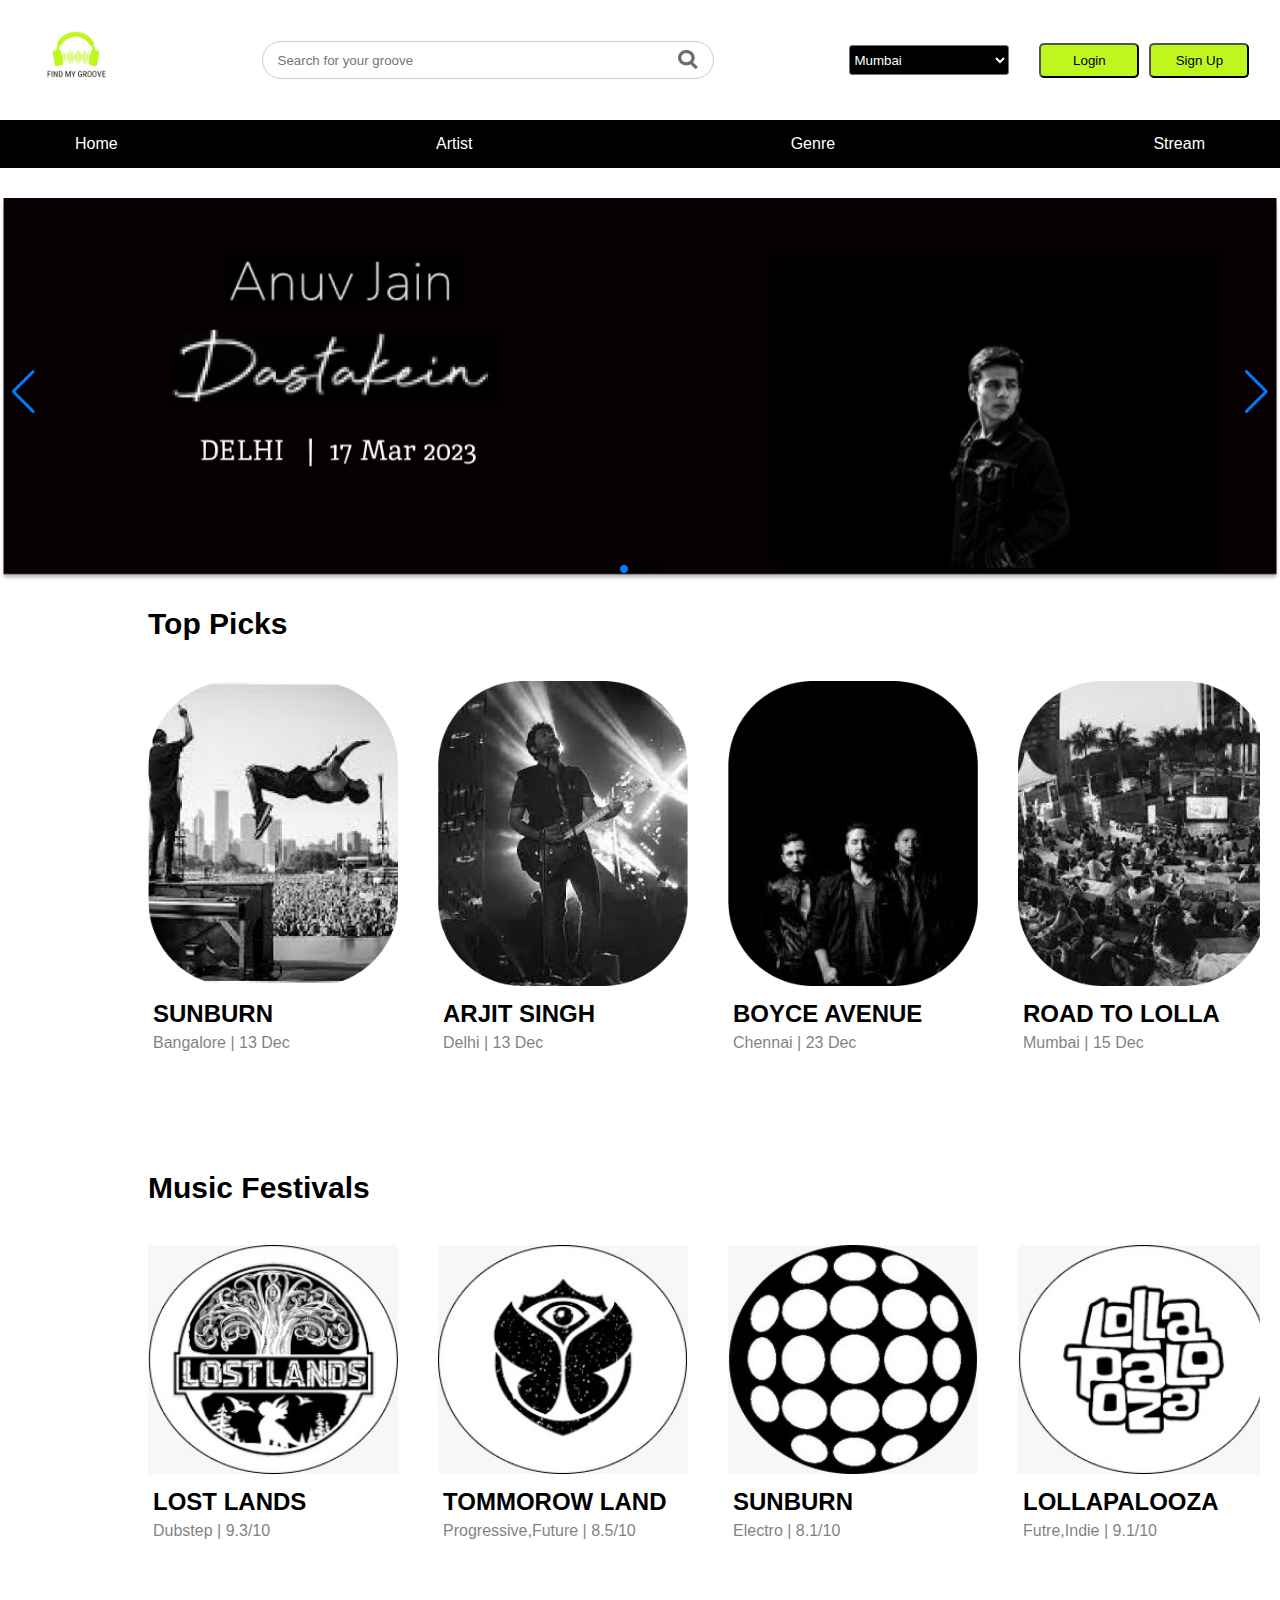
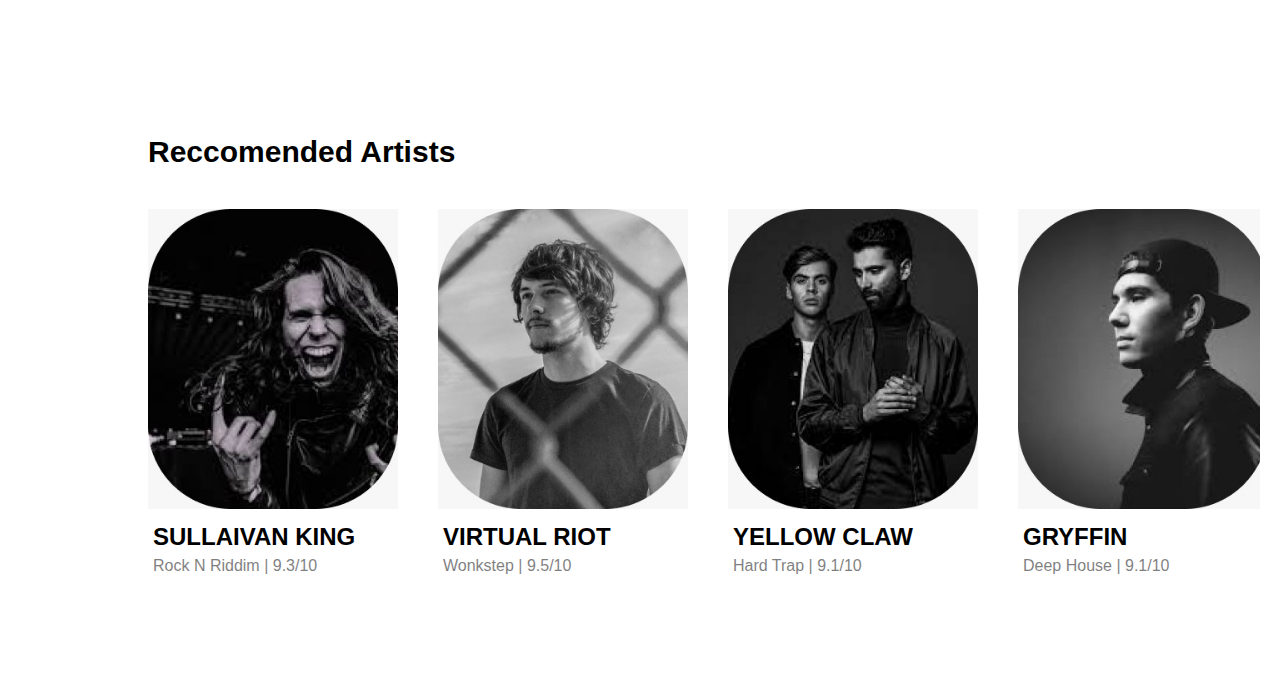
<file: index.html>
<!DOCTYPE html>

<html>
    <head>
        <title>FindMyGroove/Home</title>
        <link rel="stylesheet" href="styles.css">
        <link rel="stylesheet" href="https://cdn.jsdelivr.net/npm/swiper@8/swiper-bundle.min.css"/>
    </head>

    <body >
        <nav class="flex-div">
            <div class="nav-left flex-div"><img class="logo" src="images/logo-white-removebg-preview.png" height="100px" width="100 px">
            </div>
            
            <div class="nav-middle flex-div">
                <div class="search flex-div">
                    <input type="text" placeholder="Search for your groove" name="search">
                    <img class="mic" src="images/800px-Vector_search_icon.svg.png" height="20px" width="20 px">
                </div>
                    
            </div>
            
            
            <div class="nav-right flex-div">
                <select class="drop" name="City" id="City">
                    <option value="Bangalore">Bangalore</option>
                    <option value="Delhi">Delhi</option>
                    <option value="Hyderabad">Hyderabad</option>
                    <option value="Mumbai" selected>Mumbai</option>
                  </select>
                <button class="logbt" onclick="document.location='login.html'">Login</button>
                <button class="logbt" onclick="document.location='registration.html'">Sign Up</button>
                  </div>    

        </nav>

        <div id = "rib">
        <div id="NavBar">
            <a href="index.html">Home</a>
            <a href="artist.html">Artist</a>
            <a href="#section3">Genre</a>
            <a href="#section3">Stream</a>
        </div>
        </div>

            <div class="swiper">
                <!-- Additional required wrapper -->
                <div class="swiper-wrapper">
                  <!-- Slides -->
                  <div class="swiper-slide"><a href="concert.html" target="_blank"><img src="images/ban1.png"> </a></div>
                  <div class="swiper-slide"><img src="images/ban2.jpeg"></div>
                  <div class="swiper-slide"><img src="images/ban3.png"></div>
                  ...
                </div>
                <!-- If we need pagination -->
                <div class="swiper-pagination"></div>
              
                <!-- If we need navigation buttons -->
                <div class="swiper-button-prev"></div>
                <div class="swiper-button-next"></div>
              
                
              </div>

              <section class="product"> 
                <h2 class="product-category" style="font-weight: 600;">Top Picks</h2>
                <div class="product-container">
                    <div class="product-card">
                        <div class="product-image1">
                           <a href="concert.html" target="_blank"> <img src="images/e1.png" class="product-thumb" alt=""> </a>
                        </div>
                        <div class="product-info">
                            <h2 class="product-brand">Sunburn</h2>
                            <p class="product-short-description">Bangalore | 13 Dec</p>
                        </div>
                    </div>
                    <div class="product-card">
                        <div class="product-image1">
                            <img src="images/e3.png" class="product-thumb" alt="">
                        </div>
                        <div class="product-info">
                            <h2 class="product-brand">Arjit Singh</h2>
                            <p class="product-short-description">Delhi | 13 Dec</p>
                        </div>
                    </div>
        
                    <div class="product-card">
                        <div class="product-image1">
                            <img src="images/e2.png" class="product-thumb" alt="">
                        </div>
                        <div class="product-info">
                            <h2 class="product-brand">Boyce Avenue</h2>
                            <p class="product-short-description">Chennai | 23 Dec</p>
                        </div>
                    </div>
        
                    <div class="product-card">
                        <div class="product-image1">
                            <img src="images/e4.png" class="product-thumb" alt="">
                        </div>
                        <div class="product-info">
                            <h2 class="product-brand">Road to Lolla</h2>
                            <p class="product-short-description">Mumbai | 15 Dec</p>
                        </div>
                    </div>
                      
                </div>
            </section>

            <section class="product"> 
                <h2 class="product-category" style="font-weight: 600;">Music Festivals</h2>
                <div class="product-container">
                    <div class="product-card">
                        <div class="product-image1">
                            <img src="images/v3.jpeg" class="product-thumb" alt="">
                        </div>
                        <div class="product-info">
                            <h2 class="product-brand">Lost Lands</h2>
                            <p class="product-short-description">Dubstep | 9.3/10</p>
                        </div>
                    </div>
                    <div class="product-card">
                        <div class="product-image1">
                            <img src="images/v2.jpeg" class="product-thumb" alt="">
                        </div>
                        <div class="product-info">
                            <h2 class="product-brand">Tommorow Land</h2>
                            <p class="product-short-description">Progressive,Future | 8.5/10</p>
                        </div>
                    </div>
        
                    <div class="product-card">
                        <div class="product-image1">
                            <a href="concert.html" target="_blank"> <img src="images/v1.jpeg" class="product-thumb" alt=""> </a>
                        </div>
                        <div class="product-info">
                            <h2 class="product-brand">Sunburn</h2>
                            <p class="product-short-description">Electro | 8.1/10</p>
                        </div>
                    </div>
        
                    <div class="product-card">
                        <div class="product-image1">
                            <img src="images/v4.jpeg" class="product-thumb" alt="">
                        </div>
                        <div class="product-info">
                            <h2 class="product-brand">Lollapalooza</h2>
                            <p class="product-short-description">Futre,Indie | 9.1/10</p>
                        </div>
                    </div>
                      
                </div>
            </section>

            <section class="product"> 
                <h2 class="product-category" style="font-weight: 600;">Reccomended Artists</h2>
                <div class="product-container">
                    <div class="product-card">
                        <div class="product-image1">
                            <a href="artist.html" target="_blank"> <img src="images/r1.jpeg" class="product-thumb" alt=""> </a>
                        </div>
                        <div class="product-info">
                            <h2 class="product-brand">Sullaivan King</h2>
                            <p class="product-short-description">Rock n Riddim | 9.3/10</p>
                        </div>
                    </div>
                    <div class="product-card">
                        <div class="product-image1">
                            <img src="images/r2.jpeg" class="product-thumb" alt="">
                        </div>
                        <div class="product-info">
                            <h2 class="product-brand">Virtual Riot</h2>
                            <p class="product-short-description">Wonkstep | 9.5/10</p>
                        </div>
                    </div>
        
                    <div class="product-card">
                        <div class="product-image1">
                            <img src="images/r3.jpeg" class="product-thumb" alt="">
                        </div>
                        <div class="product-info">
                            <h2 class="product-brand">Yellow Claw</h2>
                            <p class="product-short-description">Hard Trap | 9.1/10</p>
                        </div>
                    </div>
        
                    <div class="product-card">
                        <div class="product-image1">
                            <img src="images/r4.jpeg" class="product-thumb" alt="">
                        </div>
                        <div class="product-info">
                            <h2 class="product-brand">Gryffin</h2>
                            <p class="product-short-description">Deep House | 9.1/10</p>
                        </div>
                    </div>
                      
                </div>
            </section>




        <script src="script.js"></script>
        <script src="https://cdn.jsdelivr.net/npm/swiper@8/swiper-bundle.min.js"></script>
        <script>
            const swiper = new Swiper('.swiper', {
                autoplay:{
                    delay : 3000,
                    disableOnInteraction: false,
                },
 
            loop: true, 
            pagination: {
            el: '.swiper-pagination',
            clickalbe: true,
             },

            navigation: {
            nextEl: '.swiper-button-next',
            prevEl: '.swiper-button-prev',
            },
});
        </script>
        </body>

</html>
</file>
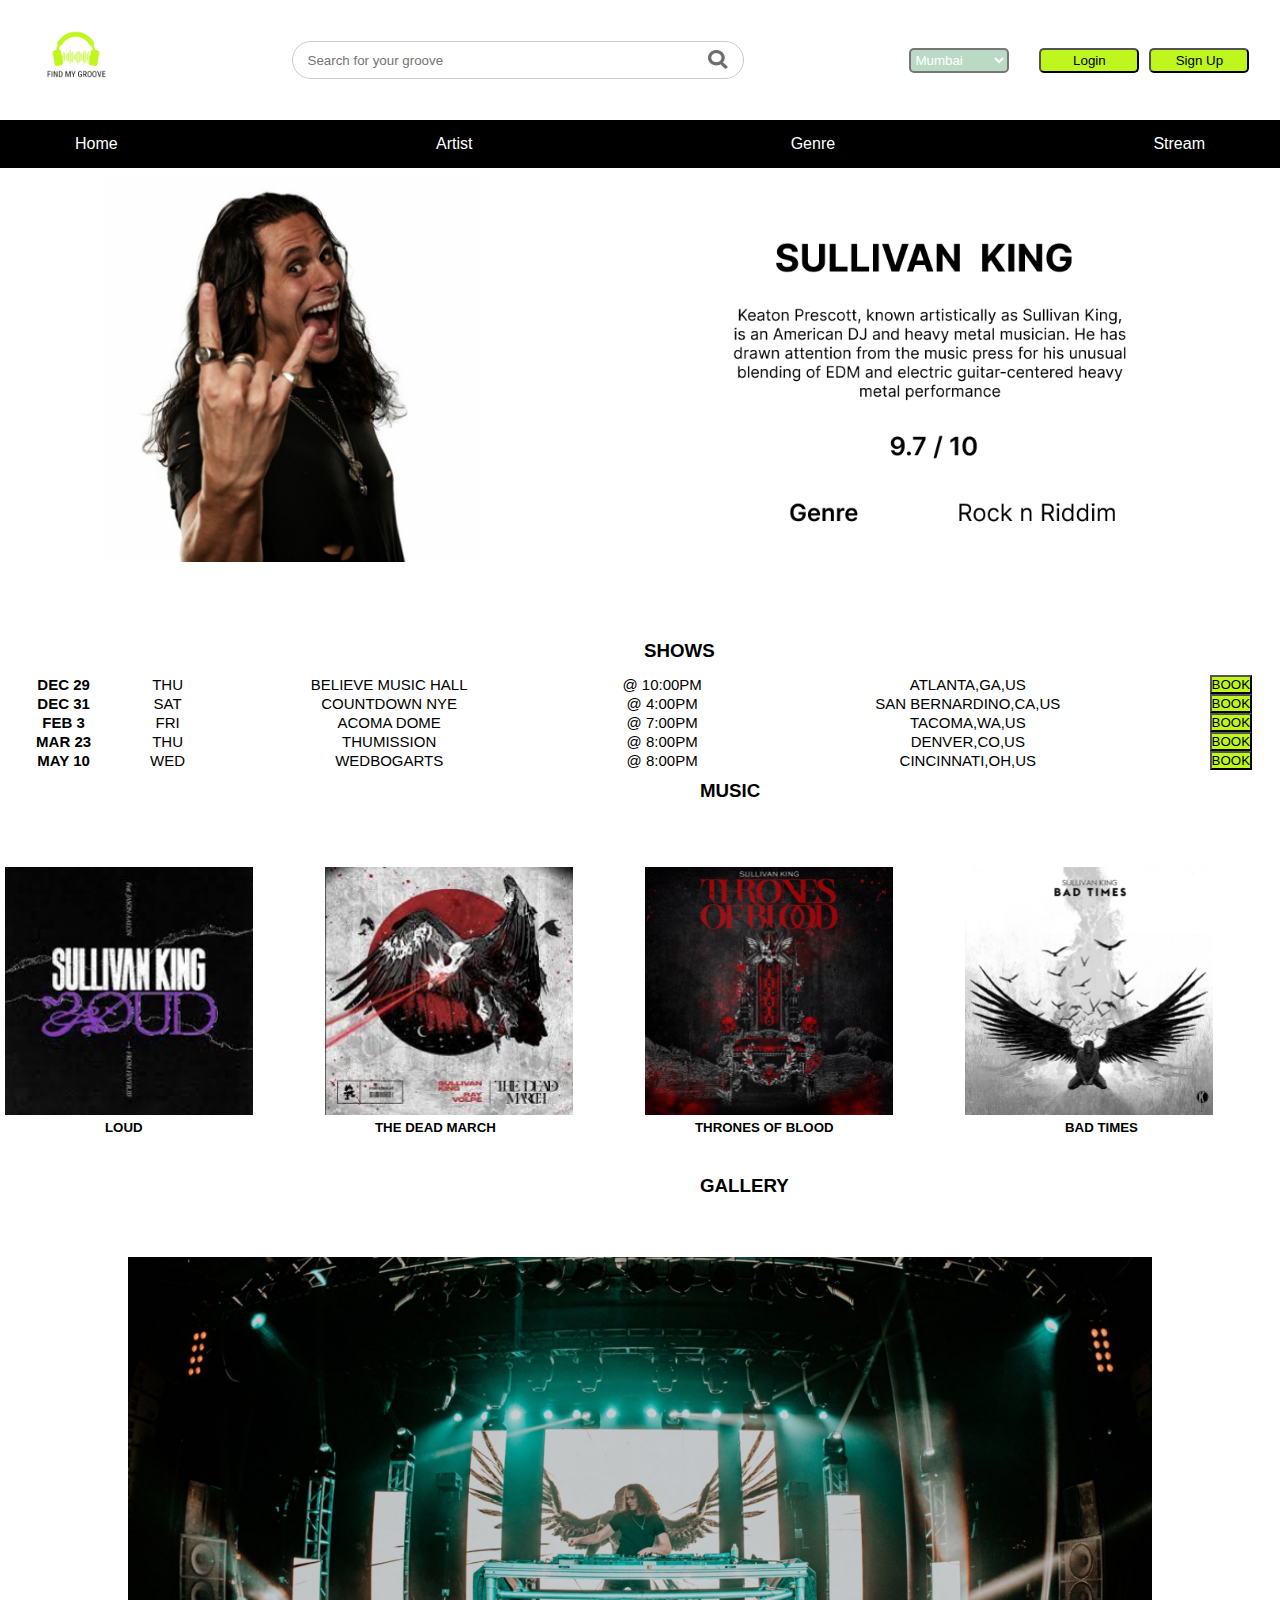
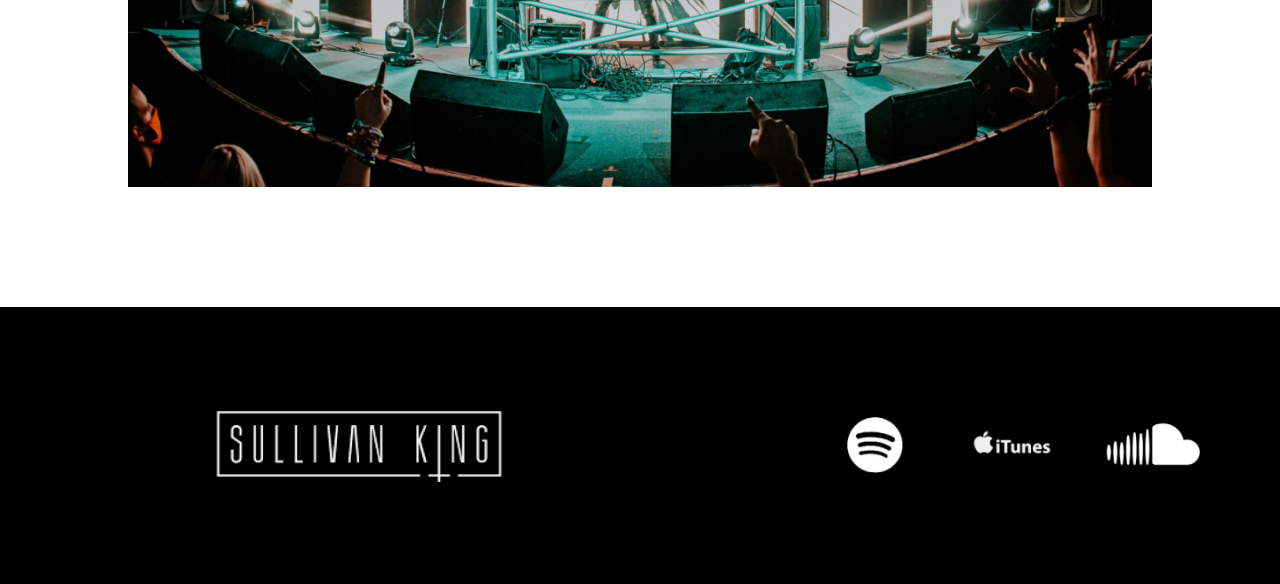
<file: artist.html>
<html>
    <head>
        <title>FindMyGroove/artist</title>
        <link rel="stylesheet" href="styles.css">
        <link href="https://cdn.jsdelivr.net/npm/bootstrap@5.2.3/dist/css/bootstrap.min.css" rel="stylesheet" integrity="sha384-rbsA2VBKQhggwzxH7pPCaAqO46MgnOM80zW1RWuH61DGLwZJEdK2Kadq2F9CUG65" crossorigin="anonymous">

    </head>

    <body>
        <nav class="flex-div">
            <div class="nav-left flex-div"><img class="logo" src="images/logo-white-removebg-preview.png" height="100px" width="100 px">
            </div>
            
            <div class="nav-middle flex-div">
                <div class="search flex-div">
                    <input type="text" placeholder="Search for your groove" name="search">
                    <img class="mic" src="images/800px-Vector_search_icon.svg.png" height="20px" width="20 px">
                </div>
                    
            </div>
            
            
            <div class="nav-right flex-div">
                <select class="drop" name="City" id="City">
                    <option value="Bangalore">Bangalore</option>
                    <option value="Delhi">Delhi</option>
                    <option value="Hyderabad">Hyderabad</option>
                    <option value="Mumbai" selected>Mumbai</option>
                  </select>
                <button class="logbt" onclick="document.location='login.html'">Login</button>
                <button class="logbt" onclick="document.location='registration.html'">Sign Up</button>
                  </div>    

        </nav>

        <div id = "rib">
        <div id="NavBar">
            <a href="index.html">Home</a>
            <a href="artist.html">Artist</a>
            <a href="#section3">Genre</a>
            <a href="#section3">Stream</a>
          </div>
        </div>
        <div>
            
            <div class="column" style="position: relative; left:100px; top:2px; bottom: 50px;">
              <img src="images/a1.png" alt="image1" width="100%">
            </div>
            <div class="column2" style="position: relative; right:100px; top:2px; bottom: 50px;">
              <img src="images/at1.png" alt="image2" width="100%">
            </div>
        </div>
        <br><br><br><br>
        <div>
            <h3 style="position: relative; left: 100px; top: 400px; font-family: Arial, Helvetica, sans-serif;text-indent: 160;">SHOWS</h3>
        </div>
        <br>
        <br><br><br><div>
            <br>
            <table class="table" style="position: relative; top: 110px;"><br>
                <thead>

                </thead>
                <tbody>
                  <tr>
                    <th scope="row">DEC 29</th>
                    <td>THU</td>
                    <td>BELIEVE MUSIC HALL</td>
                    <td>@ 10:00PM</td>
                    <td>ATLANTA,GA,US</td>
                    <td>
                        <button class="btn btn-success" style="background-color: #BEF61D;color: #000;">BOOK</button>
                    </td>
                  </tr>
                  <tr>
                    <th scope="row">DEC 31</th>
                    <td>SAT</td>
                    <td>COUNTDOWN NYE</td>
                    <td>@ 4:00PM</td>
                    <td>SAN BERNARDINO,CA,US</td>
                    <td>
                        <button class="btn btn-success" style="background-color: #BEF61D;color: #000;">BOOK</button>
                    </td>
                  </tr>
                  <tr>
                    <th scope="row">FEB 3</th>
                    <td>FRI</td>
                    <td>ACOMA DOME</td>
                    <td>@ 7:00PM</td>
                    <td>TACOMA,WA,US</td>
                    <td>
                        <button class="btn btn-success" style="background-color: #BEF61D;color: #000;">BOOK</button>
                    </td>
                  </tr>
                  <tr>
                    <th scope="row">MAR 23</th>
                    <td>THU</td>
                    <td>THUMISSION</td>
                    <td>@ 8:00PM</td>
                    <td>DENVER,CO,US</td>
                    <td>
                        <button class="btn btn-success" style="background-color: #BEF61D;color: #000;">BOOK</button>
                    </td>
                  </tr>
                  <tr>
                    <th scope="row">MAY 10</th>
                    <td>WED</td>
                    <td>WEDBOGARTS</td>
                    <td>@ 8:00PM</td>
                    <td>CINCINNATI,OH,US</td>
                    <td>
                        <button class="btn btn-success" style="background-color: #BEF61D;color: #000;">BOOK</button>
                    </td>
                  </tr>
                </tbody>
              </table>
        </div>
        <div style="align-items: center;">
            <h3 style="position: relative; left: 100px; top: 120px; font-family: Arial, Helvetica, sans-serif;text-indent: 600;">MUSIC</h3>
        </div>
        <div class="rowmusic" style="position: relative;top: 180px;">
            <div class="columnmusic">
              <img src="images/Rectangle 31.png" alt="Snow" style="width:80%">
              <h5 style="position: relative;top: 5px;text-indent: 100px;font-family: 'Franklin Gothic Medium', 'Arial Narrow', Arial, sans-serif;">LOUD</h5>
            </div>
            <div class="columnmusic">
              <img src="images/Rectangle 32.png" alt="Forest" style="width:80%">
              <h5 style="position: relative;top: 5px;text-indent: 50px;font-family: 'Franklin Gothic Medium', 'Arial Narrow', Arial, sans-serif;">THE DEAD MARCH</h5>
            </div>
            <div class="columnmusic">
              <img src="images/Rectangle 33.png" alt="Mountains" style="width:80%">
              <h5 style="position: relative;top: 5px;text-indent: 50px;font-family: 'Franklin Gothic Medium', 'Arial Narrow', Arial, sans-serif;">THRONES OF BLOOD</h5>
            </div>
            <div class="columnmusic">
                <img src="images/Rectangle 34.png" alt="Mountains" style="width:80%">
                <h5 style="position: relative;top: 5px;text-indent: 100px;font-family: 'Franklin Gothic Medium', 'Arial Narrow', Arial, sans-serif;">BAD TIMES</h5>
              </div>
          </div>
          <div>
            <h3 style="position: relative; left: 100px; top: 220px; font-family: Arial, Helvetica, sans-serif;text-indent: 600;">GALLERY</h3>
          </div>
          <div>
            <img src="images/Rectangle 35.png" alt="gallery" style="width:80%;position: relative;top: 280px;" class="center">
          </div>
          <div>
            <img src="images/Group 53.png" alt="gallery" style="width:100%;position: relative;top: 400px;" class="center">
          </div>
    </body>
    </html>
        
<style>
   *{
    margin: 0;
    padding: 0;
    box-sizing: border-box;
    font-family: Arial, Helvetica, sans-serif;
}

a{
    text-decoration: none;
    color: #000;
}

img{
    cursor: pointer;
}

.flex-div{
    display: flex;
    align-items: center;
}

nav{
    font-family: Arial, Helvetica, sans-serif;
    padding: 10px 2%;
    justify-content: space-between;
    box-shadow: 0 0 10px rgba(0,0,0,0.2);
    background: #fff;
    position: static;
    top:0;
    z-index: 10;
}

.logbt{
    height: 25px;
    width: 100px;
    background-color:#BEF61D;
    border-radius: 5px;
    border-width: 2px;
    margin-left: 5px;
    margin-right: 5px;
}
.nav-right{
    margin: right;
    width: 25 px;
}
.nav-left.logo{
    margin: left;
    width: 0 px;
}
.drop{
    width: 100px;
    height: 25px;
    background-color: rgb(186, 218, 197);
    border-radius: 5px;
    border-width: 2px;
}

.nav-middle .search{
    border: 1px solid #ccc;
    padding: 8px 15px;
    border-radius: 25px;
    }

    .nav-middle .search input{
        width: 400px;
        border: none;
        outline: 0;
        background: transparent;
    }

    #NavBar {
        background-color: rgb(0, 0, 0);
        overflow: hidden;
      }
      /* CSS for NavBar Anchor Tag i.e. Links  */
      #NavBar a {
        color: white;
        font-family: Arial, Helvetica, sans-serif;
        text-align: center;
        padding: 15px;
        float: left;
        display: block;
      }
      /* Sticky Class Designed to provide Sticky Property to the Navbar using JavaScript */
      .sticky {
        position: fixed;
        top: 0;
        width: 100%;
      }
      #NavBar a:hover {
        background-color: white;
        color: black;
      }
      header{
          background-color: rgb(0, 0, 0);
          color: white;
          padding: 10px;
          text-align: center;
          font-size: 20px;
          align-items: center;
      }
    image{
        width: 100%;
        height: 50%;
        align-items: center;
    }
    .column {
	  float: left;
	  width: 30%;
	  padding: 5px;
	}
	.dim {
	  width: 100%;
	}	
    .column2 {
        float: right;
        width: 35%;
        padding: -10px;
        padding-top: 65px;
        padding-right: -100px;
    }
    .table{
        width: 100%;
        border-collapse: collapse;
        padding-top: 5px;
        border-top: #fff 1px solid;
        border-spacing: 100px;
        border-top-style: none;
        margin-top: 50px; ;
        text-align: center;
        align-items: center;
        font-size: 15px;
        align-items: center;
    }
    
    .rowmusic {
  display: flex;
}

.columnmusic {
  flex: 33.33%;
  padding: 5px;
}
.center {
  display: block;
  margin-left: auto;
  margin-right: auto;
  width: 50%;
}
      
</style>
</file>
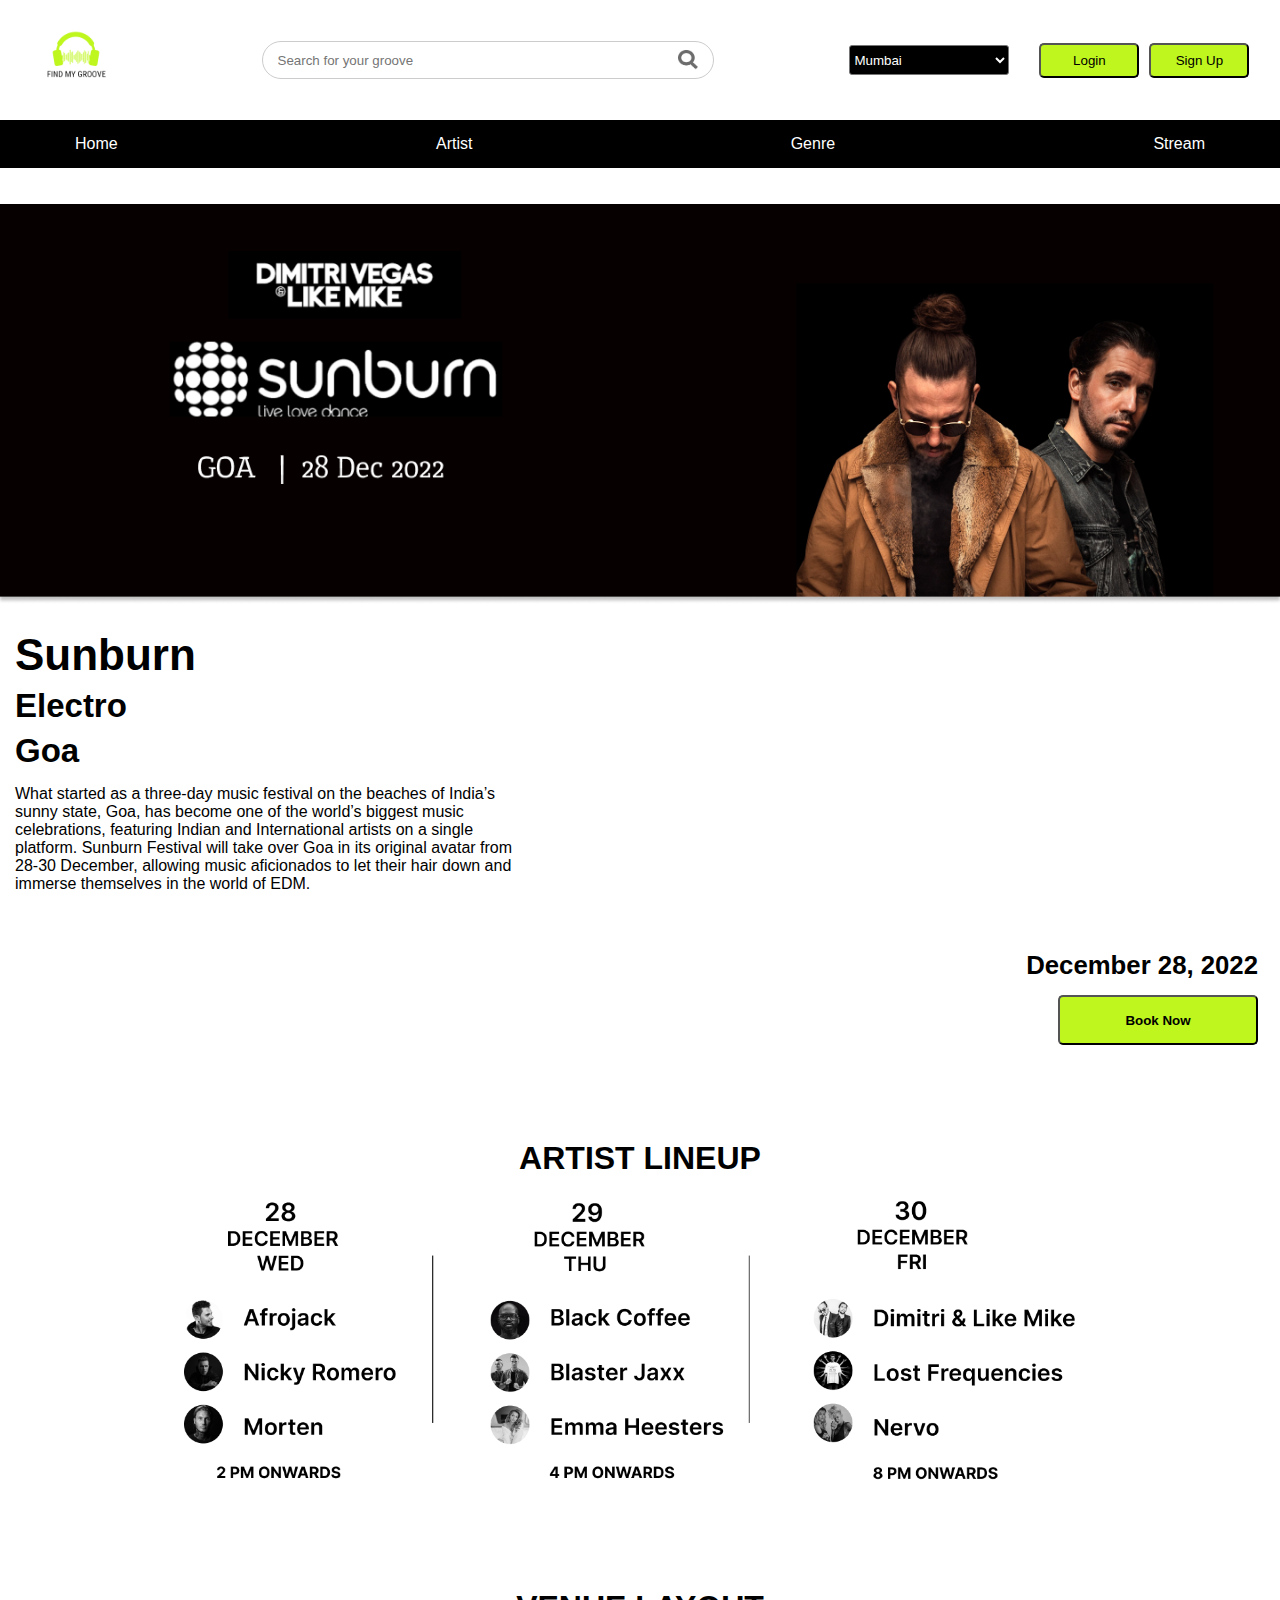
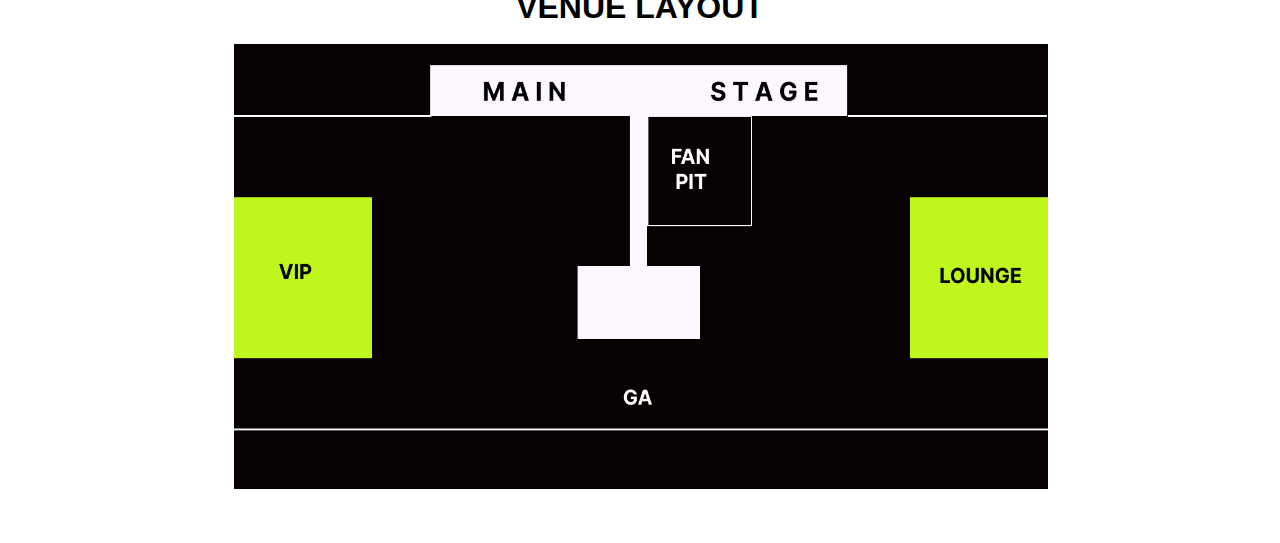
<file: concert.html>
<!DOCTYPE html>

<html>
    <head>
        <title>FindMyGroove/concert</title>
        <link rel="stylesheet" href="styles.css">
        <link rel="stylesheet" href="https://cdn.jsdelivr.net/npm/swiper@8/swiper-bundle.min.css"/>
    </head>

    <body>
        <nav class="flex-div">
            <div class="nav-left flex-div"><img class="logo" src="images/logo-white-removebg-preview.png" height="100px" width="100 px">
            </div>
            
            <div class="nav-middle flex-div">
                <div class="search flex-div">
                    <input type="text" placeholder="Search for your groove" name="search">
                    <img class="mic" src="images/800px-Vector_search_icon.svg.png" height="20px" width="20 px">
                </div>
                    
            </div>
            
            
            <div class="nav-right flex-div">
                <select class="drop" name="City" id="City">
                    <option value="Bangalore">Bangalore</option>
                    <option value="Delhi">Delhi</option>
                    <option value="Hyderabad">Hyderabad</option>
                    <option value="Mumbai" selected>Mumbai</option>
                  </select>
                <button class="logbt" onclick="document.location='login.html'">Login</button>
                <button class="logbt" onclick="document.location='registration.html'">Sign Up</button>
                  </div>    

        </nav>
        <div id = "rib">
        <div id="NavBar">
            <a href="index.html">Home</a>
            <a href="artist.html">Artist</a>
            <a href="#section3">Genre</a>
            <a href="#section3">Stream</a>
        </div>
        </div>
        <br>
        <br>

        <div class="concert">
            <div sclass="concert-left">
                <img src="images/ban3.png" height="400px" width="100%">
            </div>
            <div class="concert-ri">
                <div class="cn1" ><h1>Sunburn</h1></div>
                <div class="cn1"><h2>Electro</h2></div>
                <div class="cn1"><h2>Goa</h2></div>
                <div><p style="width: 500px; margin-top: 15px;">What started as a three-day music festival on the beaches of India’s sunny state,
                     Goa, has become one of the world’s biggest music celebrations, 
                     featuring Indian and International artists on a single platform.
                     Sunburn Festival will take over Goa in its original avatar from 28-30 December, 
                     allowing music aficionados to let their hair down and immerse themselves in the world of EDM.</p></div>
                     <br>
<br>

                
               </div>
               <div class="concert-le">
                <div  style="margin-right: 15px ; margin-bottom: 15px;" class="cn1"><h3>December 28, 2022</h3></div>
              
        <div >
                <button class="bookbt" onclick="document.location='ticketsel.html'">Book Now</button>
                </div>
            </div>
<br>
<br>
<br>
<br>
        </div>

            <div class="lineup">
                <h1 style>ARTIST LINEUP</h1>
                <br>
                <img src="images/lineup.png" height="300px" width="95%">
            </div>
<br>
<br>
<br>
<br>

            <div class="venue">
                <h1>VENUE LAYOUT</h1>
                <br>
                <img src="images/venue.png" height="500px" width="85%">
            </div>
<br>
<br>
<br>

            



        </body>
        </html>
</file>
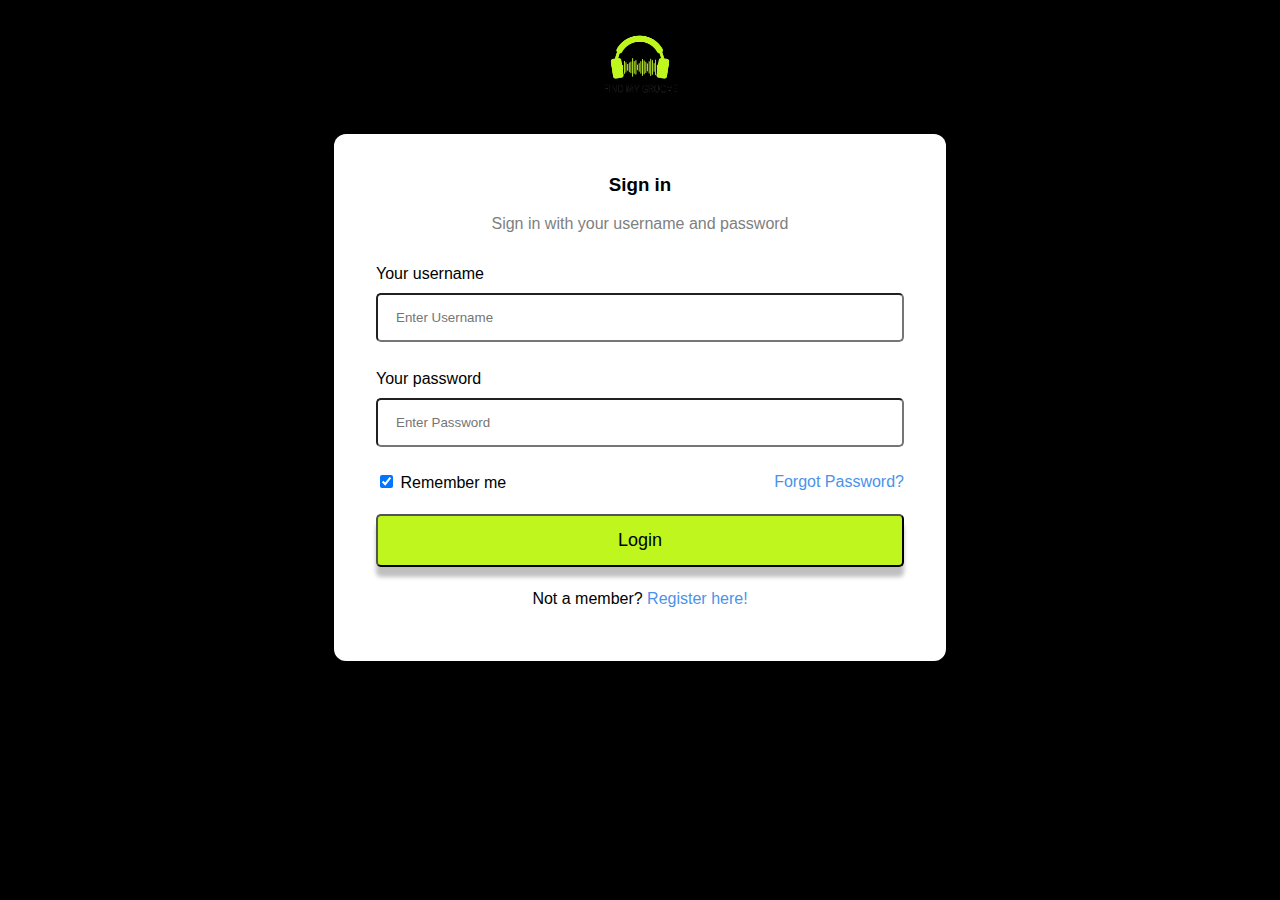
<file: login.html>
<!DOCTYPE html>
<html lang="en">
<head>
    <meta charset="UTF-8">
    <meta http-equiv="X-UA-Compatible" content="IE=edge">
    <meta name="viewport" content="width=device-width, initial-scale=1.0">
    <title>Login page</title>
</head>
<body>
    <img src="images/logo-white-removebg-preview.png" width="10" height="10" class="center">
    <form action="">
        <!-- Headings for the form -->
        <div class="headingsContainer">
            <h3>Sign in</h3>
            <p>Sign in with your username and password</p>
        </div>

        <!-- Main container for all inputs -->
        <div class="mainContainer">
            <!-- Username -->
            <label for="username">Your username</label>
            <input type="text" placeholder="Enter Username" name="username" required>

            <br><br>

            <!-- Password -->
            <label for="pswrd">Your password</label>
            <input type="password" placeholder="Enter Password" name="pswrd" required>

            <!-- sub container for the checkbox and forgot password link -->
            <div class="subcontainer">
                <label>
                  <input type="checkbox" checked="checked" name="remember"> Remember me
                </label>
                <p class="forgotpsd"> <a href="#">Forgot Password?</a></p>
            </div>


            <!-- Submit button -->
            <button type="submit" onclick="document.location='index.html'">Login</button>

            <!-- Sign up link -->
            <p class="register">Not a member?  <a href="registration.html">Register here!</a></p>

        </div>

    </form>
</body>
</html>
<style>
body 
{
  font-family:sans-serif; 
  background: -webkit-linear-gradient(to right, #000000, #000000);  
  background: linear-gradient(to right, #000000, #000000); 
  color:rgb(0, 0, 0);
}


h1{
    text-align: center;
}
.center{
    display: block;
    margin-left: auto;
    margin-right: auto;
    width: 10%;
    height: 10%;
}


form{
    width:35rem;
    margin: auto;
    color:rgb(0, 0, 0);
    background-color: rgb(255, 255, 255);
    border-radius: 12px;
    border: 1px solid rgba(255, 255, 255, 0.125);
    padding: 20px 25px;
}

input[type=text], input[type=password]{
    width: 100%;
    margin: 10px 0;
    border-radius: 5px;
    padding: 15px 18px;
    box-sizing: border-box;
  }

button {
    background-color:#BEF61D;
    color: rgb(0, 0, 0);
    padding: 14px 20px;
    border-radius: 5px;
    margin: 7px 0;
    width: 100%;
    font-size: 18px;
    box-shadow: 0px 10px 4px rgba(0, 0, 0, 0.25);
  }

button:hover {
    opacity: 0.6;
    cursor: pointer;
}

.headingsContainer{
    text-align: center;
}

.headingsContainer p{
    color: gray;
}
.mainContainer{
    padding: 16px;
}


.subcontainer{
    display: flex;
    flex-direction: row;
    align-items: center;
    justify-content: space-between;
}

.subcontainer a{
    font-size: 16px;
    margin-bottom: 12px;
}

span.forgotpsd a {
    float: right;
    color: whitesmoke;
    padding-top: 16px;
  }

.forgotpsd a{
    color: rgb(74, 146, 235);
  }
  
.forgotpsd a:link{
    text-decoration: none;
  }

  .register{
    color: rgb(0, 0, 0);
    text-align: center;
  }
  
  .register a{
    color: rgb(74, 146, 235);
  }
  
  .register a:link{
    text-decoration: none;
  }

  /* Media queries for the responsiveness of the page */
  @media screen and (max-width: 600px) {
    form{
      width: 25rem;
    }
  }
  
  @media screen and (max-width: 400px) {
    form{
      width: 20rem;
    }
  }

</style>
</file>
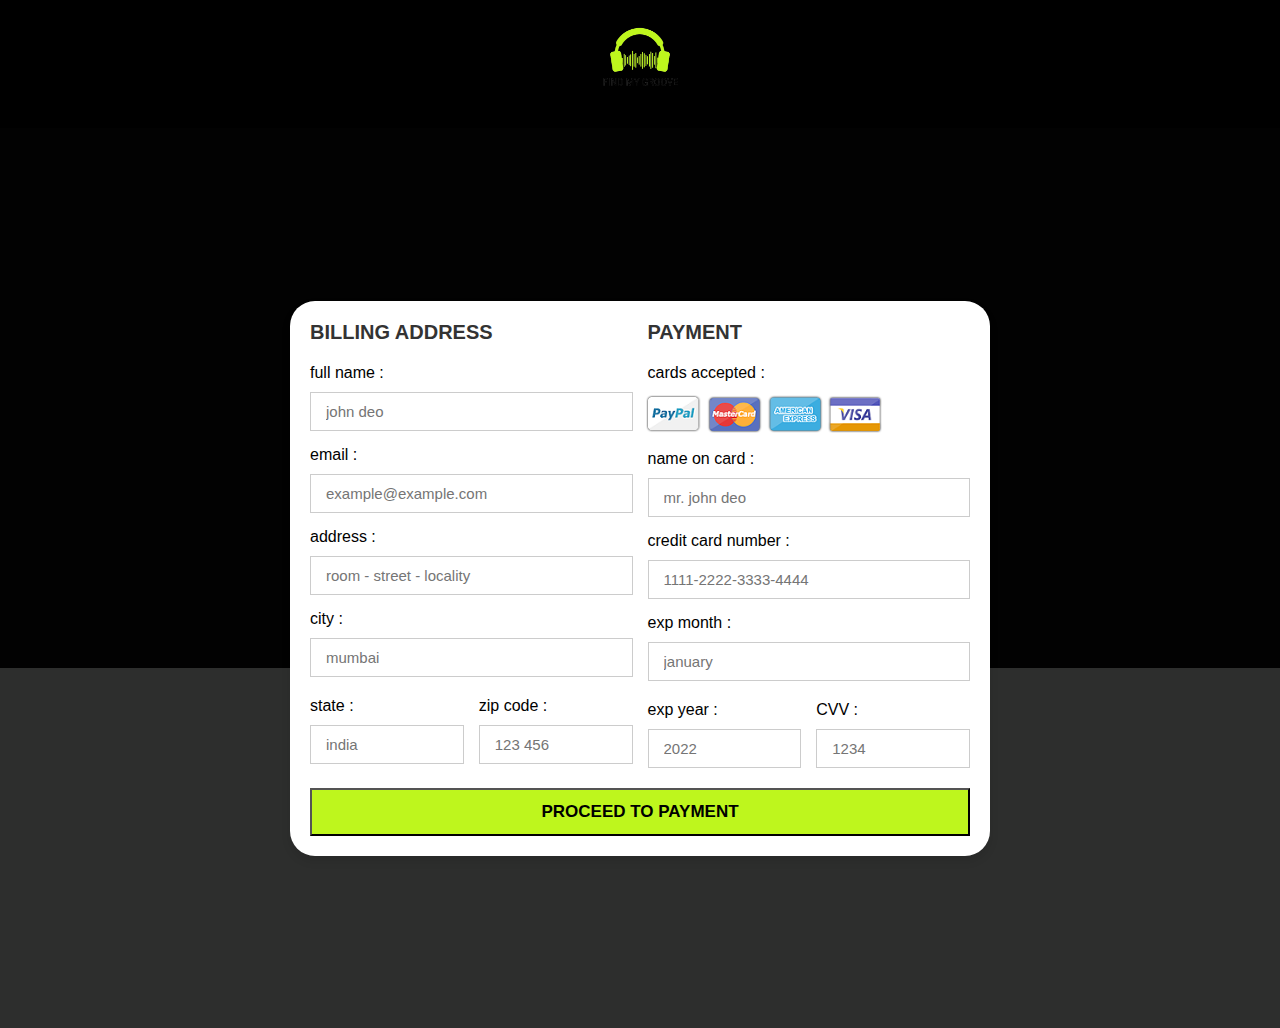
<file: payment.html>
<!DOCTYPE html>

<html>
    <head>
        <title>FindMyGroove/payment</title>
        <link rel="stylesheet" href="styles.css">
        
    </head>

    <body style="background-color: black;" >

        <img src="images/logo-white-removebg-preview.png" width="100" height="100" class="center">


        <div class="container">

            <form action="">
        
                <div class="row">
        
                    <div class="col">
        
                        <h3 class="title">billing address</h3>
        
                        <div class="inputBox">
                            <span>full name :</span>
                            <input type="text" placeholder="john deo">
                        </div>
                        <div class="inputBox">
                            <span>email :</span>
                            <input type="email" placeholder="example@example.com">
                        </div>
                        <div class="inputBox">
                            <span>address :</span>
                            <input type="text" placeholder="room - street - locality">
                        </div>
                        <div class="inputBox">
                            <span>city :</span>
                            <input type="text" placeholder="mumbai">
                        </div>
        
                        <div class="flex">
                            <div class="inputBox">
                                <span>state :</span>
                                <input type="text" placeholder="india">
                            </div>
                            <div class="inputBox">
                                <span>zip code :</span>
                                <input type="text" placeholder="123 456">
                            </div>
                        </div>
        
                    </div>
        
                    <div class="col">
        
                        <h3 class="title">payment</h3>
        
                        <div class="inputBox">
                            <span>cards accepted :</span>
                            <img src="images/card_img.png" alt="">
                        </div>
                        <div class="inputBox">
                            <span>name on card :</span>
                            <input type="text" placeholder="mr. john deo">
                        </div>
                        <div class="inputBox">
                            <span>credit card number :</span>
                            <input type="number" placeholder="1111-2222-3333-4444">
                        </div>
                        <div class="inputBox">
                            <span>exp month :</span>
                            <input type="text" placeholder="january">
                        </div>
        
                        <div class="flex">
                            <div class="inputBox">
                                <span>exp year :</span>
                                <input type="number" placeholder="2022">
                            </div>
                            <div class="inputBox">
                                <span>CVV :</span>
                                <input type="text" placeholder="1234">
                            </div>
                        </div>
        
                    </div>
            
                </div>
        
                <button class="submit-btn" onclick="document.location='thanks.html'">PROCEED TO PAYMENT</button>
            </form>
            
        
        </div>    

    </body>
    </html>

    <style>
        
        .center{
    display: block;
    margin-left: auto;
    margin-right: auto;
    width: 10%;
    height: 10%;
}
    </style>
</file>
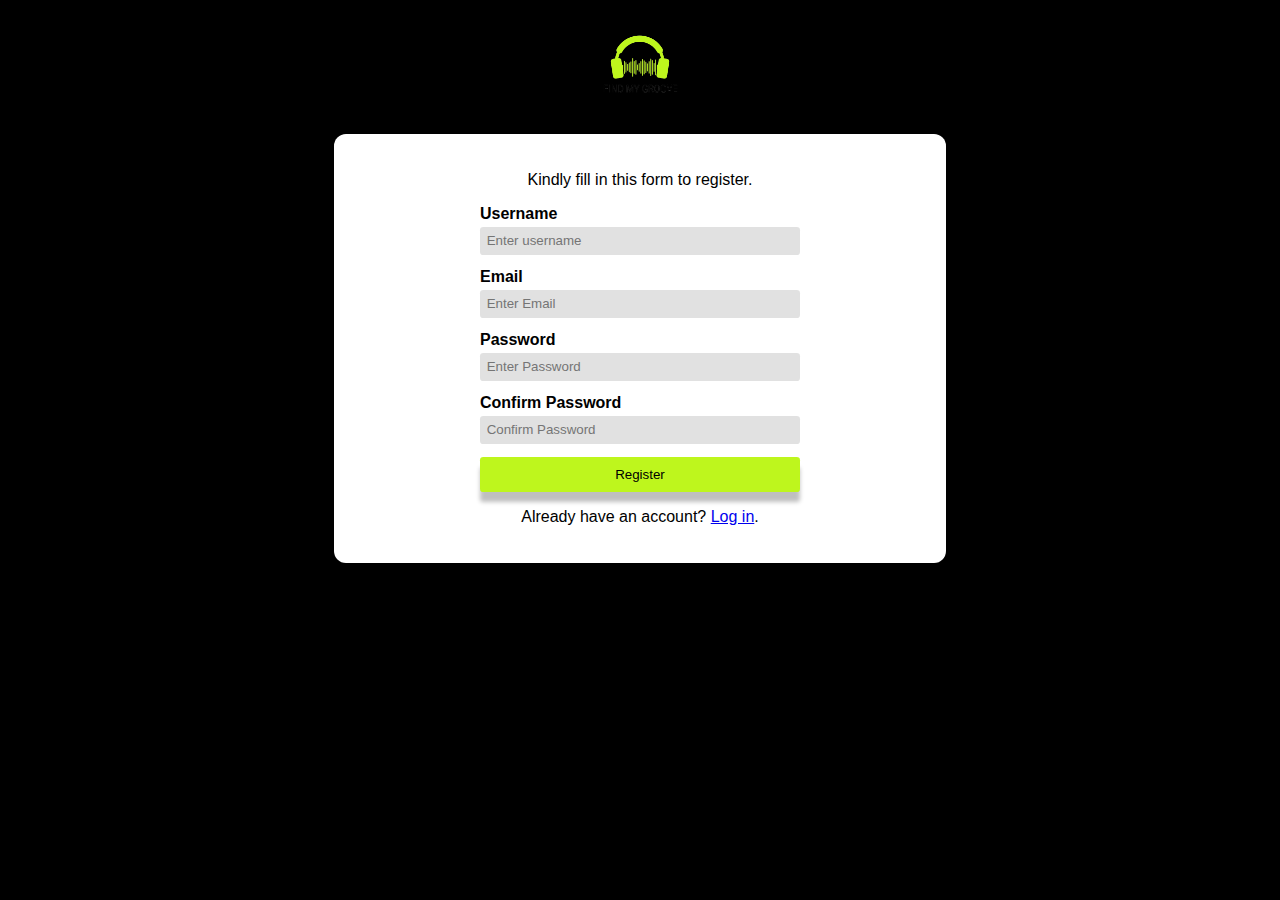
<file: registration.html>
<!DOCTYPE html>
<html lang="en">
  <head>
    <meta charset="UTF-8" />
    <meta http-equiv="X-UA-Compatible" content="IE=edge" />
    <meta name="viewport" content="width=device-width, initial-scale=1.0" />
    <title>Register</title> 
  </head>
  <body>
    <img src="images/logo-white-removebg-preview.png" width="10" height="10" class="center">
    <form action="">
        <div class="container">
          <p>Kindly fill in this form to register.</p>
          <label for="username"><b>Username</b></label>
          <input
            type="text"
            placeholder="Enter username"
            name="username"
            id="username"
            required
          />
    
          <label for="email"><b>Email</b></label>
          <input
            type="text"
            placeholder="Enter Email"
            name="email"
            id="email"
            required
          />
    
          <label for="pwd"><b>Password</b></label>
          <input
            type="password"
            placeholder="Enter Password"
            name="pwd"
            id="pwd"
            required
          />
    
          <label for="pwd-repeat"><b>Confirm Password</b></label>
          <input
            type="password"
            placeholder="Confirm Password"
            name="pwd-repeat"
            id="pwd-repeat"
            required
          />
    
            <button type="submit" onclick="document.location='login.html'">Register</button>
        </div>
    
        <div>
          <p>Already have an account? <a href="login.html">Log in</a>.</p>
        </div>
      </form>
  </body>
</html>

<style>
    form{
    display: flex;
    flex-direction: column;
    align-items: center;
    }

    .container{
    display: flex;
    flex-direction: column;
    width: 25vw;
}
h1,p{
    text-align: center;
}
body{
    font-family: Arial, Helvetica, sans-serif;
    background-color: black;
    
}
    form {
        width:35rem;
    margin: auto;
    color:rgb(0, 0, 0);
    background-color: rgb(255, 255, 255);
    border-radius: 12px;
    border: 1px solid rgba(255, 255, 255, 0.125);
    padding: 20px 25px;
    }
.container 
{
        display: flex;
        flex-direction: column;
        width: 25vw;
}
h1, p 
{
        text-align: center;
}
    input {
        width: 100%;
    margin: 10px 0;
    border-radius: 5px;
    padding: 15px 18px;
    box-sizing: border-box;
    }
.center{
    display: block;
    margin-left: auto;
    margin-right: auto;
    width: 10%;
    height: 10%;
}
    
input {
  margin: 0.25em 0em 1em 0em;
  outline: none;
  padding: 0.5em;
  border: none;
  background-color: rgb(225, 225, 225);
  border-radius: 0.25em;
  color: rgb(255, 255, 255);
}

button {
  padding: 0.75em;
  border: none;
  outline: none;
  background-color: #BEF61D;
  color: rgb(0, 0, 0);
  border-radius: 0.25em;
  box-shadow: 0px 10px 4px rgba(0, 0, 0, 0.25);
}

button:hover {
  cursor: pointer;
  opacity: 0.6;
}


</style>
</file>
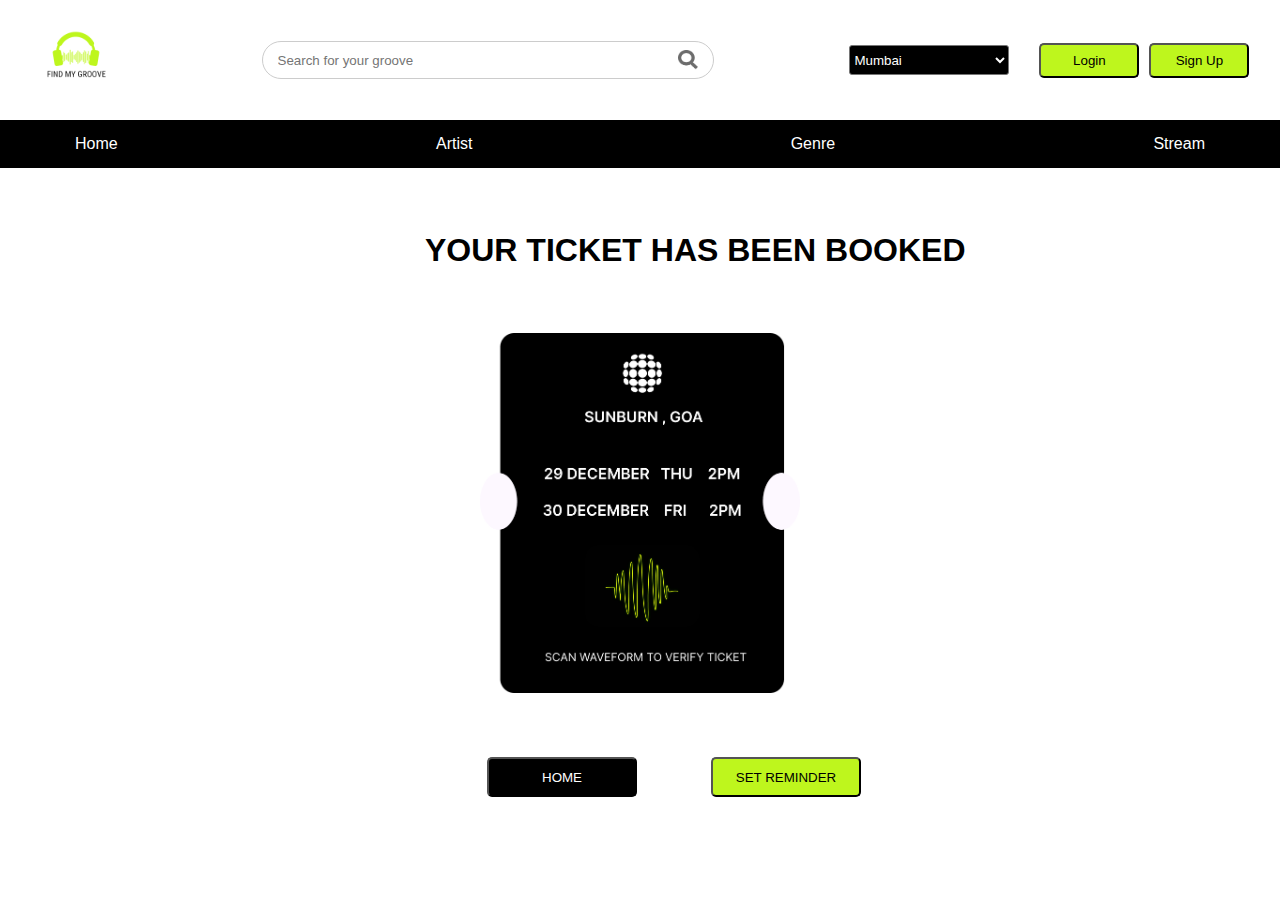
<file: thanks.html>
<!DOCTYPE html>

<html>
    <head>
        <title>FindMyGroove/Home</title>
        <link rel="stylesheet" href="styles.css">
        <link rel="stylesheet" href="https://cdn.jsdelivr.net/npm/swiper@8/swiper-bundle.min.css"/>
    </head>

    <body>
        <nav class="flex-div">
            <div class="nav-left flex-div"><img class="logo" src="images/logo-white-removebg-preview.png" height="100px" width="100 px">
            </div>
            
            <div class="nav-middle flex-div">
                <div class="search flex-div">
                    <input type="text" placeholder="Search for your groove" name="search">
                    <img class="mic" src="images/800px-Vector_search_icon.svg.png" height="20px" width="20 px">
                </div>
                    
            </div>
            
            
            <div class="nav-right flex-div">
                <select class="drop" name="City" id="City">
                    <option value="Bangalore">Bangalore</option>
                    <option value="Delhi">Delhi</option>
                    <option value="Hyderabad">Hyderabad</option>
                    <option value="Mumbai" selected>Mumbai</option>
                  </select>
                <button class="logbt" onclick="document.location='login.html'">Login</button>
                <button class="logbt" onclick="document.location='registration.html'">Sign Up</button>
                  </div>    

        </nav>

        <div id = "rib">
        <div id="NavBar">
            <a href="index.html">Home</a>
            <a href="artist.html">Artist</a>
            <a href="#section3">Genre</a>
            <a href="#section3">Stream</a>
        </div>
        </div>
        
        <h1 style="margin-top: 5%; margin-left:425px;">YOUR TICKET HAS BEEN BOOKED</h1>
        <img class="center" src="images/Group 50.png" height="100px" width="100px">

        <div class="but">
            <span >
            <button class="cbt" onclick="document.location='index.html'">HOME</button>
            </span>
            <span>
           <button class="cbt1" onclick="document.location='https://calendar.google.com/calendar/u/0/r'">SET REMINDER</button>
            </span>
        </div>

        <br>
        <br>
        <br>
        <br>

    </body> 
</html>

<style>
        
    .center{
display: block;
align-self: center;
margin-left: auto;
margin-right: auto;
width: 25%;
height: 25%;
margin-top: 5%;
margin-bottom: 5%;
}
</style>
</file>
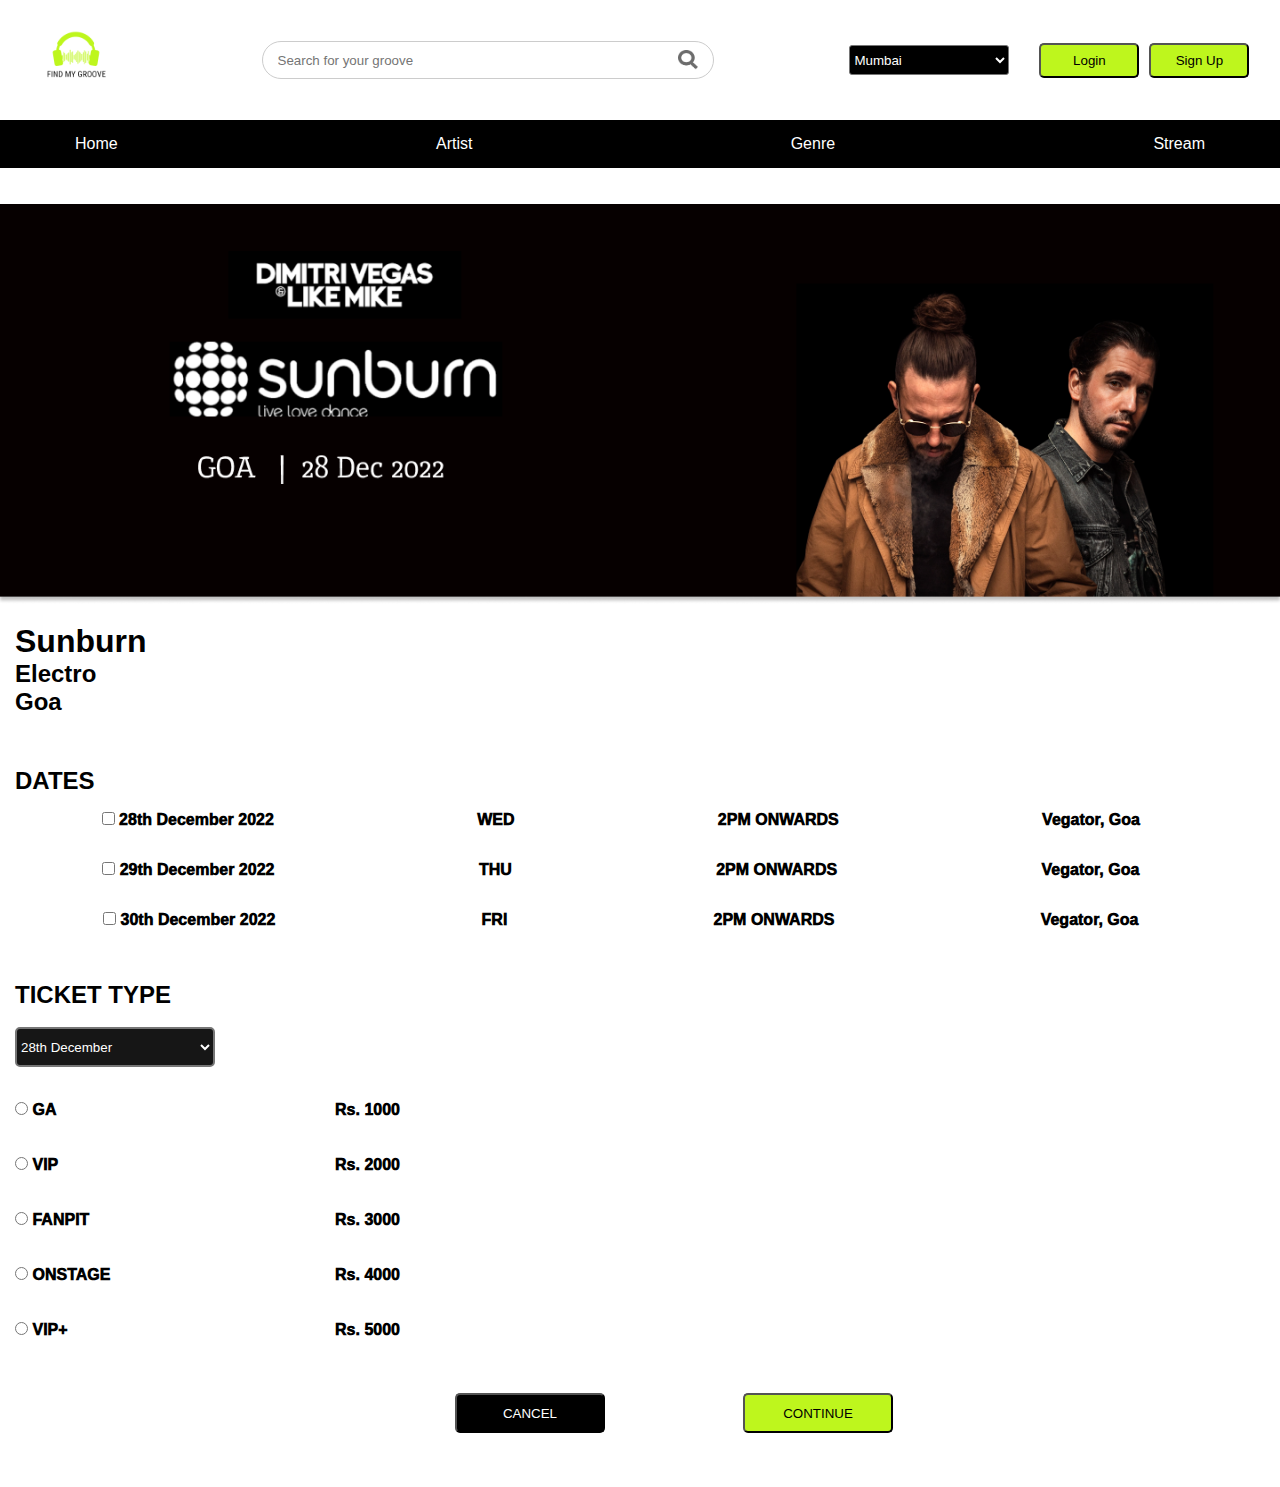
<file: ticketsel.html>
<!DOCTYPE html>

<html>
    <head>
        <title>FindMyGroove/concert</title>
        <link rel="stylesheet" href="styles.css">
        <link rel="stylesheet" href="https://cdn.jsdelivr.net/npm/swiper@8/swiper-bundle.min.css"/>
    </head>

    <body>
        <nav class="flex-div">
            <div class="nav-left flex-div"><img class="logo" src="images/logo-white-removebg-preview.png" height="100px" width="100 px">
            </div>
            
            <div class="nav-middle flex-div">
                <div class="search flex-div">
                    <input type="text" placeholder="Search for your groove" name="search">
                    <img class="mic" src="images/800px-Vector_search_icon.svg.png" height="20px" width="20 px">
                </div>
                    
            </div>
            
            
            <div class="nav-right flex-div">
                <select class="drop" name="City" id="City">
                    <option value="Bangalore">Bangalore</option>
                    <option value="Delhi">Delhi</option>
                    <option value="Hyderabad">Hyderabad</option>
                    <option value="Mumbai" selected>Mumbai</option>
                  </select>
                <button class="logbt" onclick="document.location='login.html'">Login</button>
                <button class="logbt" onclick="document.location='registration.html'">Sign Up</button>
                  </div>    

        </nav>
        <div id = "rib">
        <div id="NavBar">
            <a href="index.html">Home</a>
            <a href="artist.html">Artist</a>
            <a href="#section3">Genre</a>
            <a href="#section3">Stream</a>
        
        </div>
        </div>
        <br>
        <br>

        <div class="concert">
            <div sclass="concert-left">
                <img src="images/ban3.png" height="400px" width="100%">
            </div>
            <div class="concert-ri">
                <div class="cn" ><h1>Sunburn</h1></div>
                <div class="cn"><h2>Electro</h2></div>
                <div class="cn"><h2>Goa</h2></div>
            </div>
        </div>

        <br>
        <br>

        <h2 style="margin-left: 15px ;"><b>DATES</b></h2>

        <div class="date">
            <span>
            <input type="checkbox" id="date1"/>
            <label for="date1"> 28th December 2022 </label>
            </span>
            <span>WED</span>
            <span>2PM ONWARDS</span>
            <span>Vegator, Goa</span>
        </div>

        <div class="date">
            <span>
            <input type="checkbox" id="date2"/>
            <label for="date2"> 29th December 2022</label>
            </span>
            <span>THU</span>
            <span>2PM ONWARDS</span>
            <span>Vegator, Goa</span>
        </div>

        <div class="date">
            <span>
            <input type="checkbox" id="date3"/>
            <label for="date3"> 30th December 2022</label>
            </span>
            <span>FRI</span>
            <span>2PM ONWARDS</span>
            <span>Vegator, Goa</span>
        </div>

        <br>
        <br>

        <h2 style="margin-left: 15px ;"><b>TICKET TYPE</b></h2>
        <br>

        <select style="margin-left: 15px ; margin-bottom: 15px;" class="drop1" name="Date" id="Date">
            <option value="1st">28th December </option>
            <option value="2nd">29th December </option>
            <option value="3rd">30th December </option>
            
          </select>

        <div class="tix">
            <span class="rad">
            <input type="radio" id="tix1"/>
            <label for="tix1"> GA </label>
            </span>
            <span class="pri">Rs. 1000</span>
        </div>

        <div class="tix">
            <span class="rad">
            <input type="radio" id="tix2"/>
            <label for="tix2"> VIP </label>
            </span>
            <span class="pri">Rs. 2000</span>
        </div>

        <div class="tix">
            <span class="rad">
            <input type="radio" id="tix3"/>
            <label for="tix3"> FANPIT </label>
            </span>
            <span class="pri">Rs. 3000</span>
        </div>

        <div class="tix">
            <span class="rad">
            <input type="radio" id="tix4"/>
            <label for="tix4"> ONSTAGE </label>
            </span>
            <span class="pri">Rs. 4000</span>
        </div>

        <div class="tix">
            <span class="rad">
            <input  type="radio" id="tix5"/>
            <label for="tix5"> VIP+ </label>
            </span>
            <span class="pri">Rs. 5000</span>
        </div>

        <br>
        <br>

        <div class="but">
            <span >
            <button class="cbt" onclick="document.location='concert.html'">CANCEL</button>
            </span>
            <span class="pri">
            <button class="cbt1" onclick="document.location='payment.html'">CONTINUE</button>
            </span>
        </div>

        <br>
        <br>
        <br>


    </body>
    </html>
</file>
<file: styles.css>
*{
    margin: 0;
    padding: 0;
    box-sizing: border-box;
    font-family: Arial, Helvetica, sans-serif;
}

a{
    text-decoration: none;
    color: #000;
}

img{
    cursor: pointer;
}

.flex-div{
    display: flex;
    align-items: center;
}

nav{
    font-family: Arial, Helvetica, sans-serif;
    padding: 10px 2%;
    justify-content: space-between;
    box-shadow: 0 0 10px rgba(0,0,0,0.2);
    background: #fff;
    position: static;
    top:0;
    z-index: 10;
}

.logbt{
    height: 35px;
    width: 100px;
    background-color: rgba(190, 246, 29, 1);
    border-radius: 5px;
    border-width: 2px;
    margin-left: 5px;
    margin-right: 5px;
}
.nav-right{
    margin: right;
    width: 25 px;
}
.nav-left.logo{
    margin: left;
    width: 0 px;
}
.drop{
    width: 160px;
    height: 30px;
    background-color: rgb(0, 0, 0);
    color: #fff;
    border-radius: 3px;
    border-width: 1px;
    margin-right: 25px;
}

.nav-middle .search{
    border: 1px solid #ccc;
    padding: 8px 15px;
    border-radius: 25px;
    }

    .nav-middle .search input{
        width: 400px;
        border: none;
        outline: 0;
        background: transparent;
    }

    #rib{
      background-color: rgb(0, 0, 0);

    }
    #NavBar {
      display: flex;
      flex-direction: row;
      margin-left: 60px;
      margin-right: 60px;
      justify-content: space-between;
        background-color: rgb(0, 0, 0);
        overflow: hidden;
      }
    
      #NavBar a {
        color: white;
        font-family: Arial, Helvetica, sans-serif;
        text-align: center;
        padding: 15px;
        float: left;
        display: block;
      }
   
      .sticky {
        position: fixed;
        top: 0;
        width: 100%;
      }
      #NavBar a:hover {
        background-color: white;
        color: black;
      }
      header{
          background-color: rgb(0, 0, 0);
          color: white;
          padding: 10px;
          text-align: center;
          font-size: 20px;
          align-items: center;
      }
     
.swiper{
    margin-top: 30px;
    width: 100%;
    height: fit-content;
    overflow: hidden;
}

.swiper-slide img{
    width: 100%;
   
}


.product {
    position: relative;
    overflow: hidden;
    padding: 20px;
  }
  
  .product-category {
    padding: 0 10vw;
    font-size: 30px;
    font-weight: 500;
    margin-bottom: 40px;
    text-transform: capitalize;
  }
  
  .product-container {
    padding: 0 10vw;
    display: flex;
    overflow-x: auto;
    scroll-behavior: smooth;
  }
  
  .product-container::-webkit-scrollbar {
    display: none;
  }
  
  .product-card {
    flex: 0 0 auto;
    width: 250px;
    height: 450px;
    margin-right: 40px;
  }
  
  .product-image {
    position: relative;
    width: 100%;
    height: 300px;
    overflow: show;
  }

 
  
  .product-thumb {
    width: 100%;
    height: 100%;
    object-fit: cover;
  }
  
  
  
  .product-card:hover .card-btn {
    opacity: 1;
  }
  
 
  .product-info {
    width: 100%;
    height: 100px;
    padding-top: 10px;
    margin-left: 5px;
  }
  
  .product-brand {
    text-transform: uppercase;
  }
  
  .product-short-description {
    width: 100%;
    height: 20px;
    line-height: 20px;
    overflow: hidden;
    opacity: 0.5;
    text-transform: capitalize;
    margin: 5px 0;
  }
  
  .price {
    font-weight: 900;
    font-size: 20px;
  }
  
  .actual-price {
    margin-left: 20px;
    opacity: 0.5;
    text-decoration: line-through;
  }
  
  
  .collection-container {
    width: 100%;
    display: grid;
    grid-template-columns: repeat(2, 1fr);
    grid-gap: 10px;
  }
  
  .collection {
    position: relative;
  }
  
  .collection img {
    width: 100%;
    height: 100%;
    object-fit: cover;
  }
  
  .collection p {
    position: absolute;
    top: 50%;
    left: 50%;
    transform: translate(-50%, -50%);
    text-align: center;
    color: #fff;
    font-size: 50px;
    text-transform: capitalize;
  }
  
  .collection:nth-child(3) {
    grid-column: span 2;
    margin-bottom: 10px;
  }



  .concert-ri{
    width: 100%;
    height: 100%;
    display: flex;
    flex-direction: column;
    justify-content: center;
    margin: 10px;
    padding: 5px;

  }

  .concert-le{
    width: 100%;
    height: 100%;
    display: flex;
    flex-direction: column;
    align-items: flex-end;
    padding-right: 7px;
 }

 .cn1{
    margin-top: 7px;
    font-size: 22px;
    font-weight: 600;

 }

 .bookbt{
    height: 50px;
    width: 200px;
    background-color: rgba(190, 246, 29, 1);
    border-radius: 5px;
    border-width: 2px;
    margin-right: 15px;
    font-weight: 800;
    
 }

 .lineup , .venue{
    justify-content: center;
    align-items: center;
    margin: auto;
    display: flex;
    flex-direction: column;
    align-self: auto;

 }

    .lineup{
        height: 400px;
        width: 75%;
    }

 .venue{
    height: 500px;
    width: 75%;
 }

 .date{
    height: 50px;
    width: 97%;
    display: flex;
    flex-direction: row;
    align-self: auto;
    justify-content: space-around;
    align-items: center;
    font-weight: 1000;
 }

 .drop1{
    width: 200px;
    height: 40px;
    background-color: rgb(22, 22, 22);
    color: white;
    border-radius: 5px;
    border-width: 2px;
 }

 .rad{
  margin-left: 15px;
 }

.pri{
  margin-left: auto;
}

 .tix{
    height: 55px;
    width: 400px;
    display: flex;
    justify-content: flex-start;
    align-items: center;
    flex-direction: row;
    font-weight: 1000;
 
 }

 .but{
  display: flex;
  justify-content: space-around;
    align-items: center;
    flex-direction: row;
    font-weight: 1000;
    width: 35%;
    margin-left: 450px;
 }

 .cbt{
  height: 40px;
  width: 150px;
  background-color: rgb(0, 0, 0);
  color: white;
  border-radius: 5px;
  border-width: 2px;
  margin-left: 5px;
  margin-right: 5px;
  
 }

 .cbt1{
  height: 40px;
  width: 150px;
  background-color: rgba(190, 246, 29, 1);
  color: black;
  border-radius: 5px;
  border-width: 2px;
  margin-left: 5px;
  margin-right: 5px;
  
 }

 .container{
  display: flex;
  justify-content: center;
  align-items: center;
  padding:25px;
  min-height: 100vh;
  background: linear-gradient(180deg, #020202 60%, #2d2e2d 40.1%);
}

.container form{
  padding:20px;
  width:700px;
  background: #fff;
  box-shadow: 0 5px 10px rgba(0,0,0,.1);
  border-radius: 25px;
}

.container form .row{
  display: flex;
  flex-wrap: wrap;
  gap:15px;
}

.container form .row .col{
  flex:1 1 250px;
}

.container form .row .col .title{
  font-size: 20px;
  color:#333;
  padding-bottom: 5px;
  text-transform: uppercase;
}

.container form .row .col .inputBox{
  margin:15px 0;
}

.container form .row .col .inputBox span{
  margin-bottom: 10px;
  display: block;
}

.container form .row .col .inputBox input{
  width: 100%;
  border:1px solid #ccc;
  padding:10px 15px;
  font-size: 15px;
  text-transform: none;
}

.container form .row .col .inputBox input:focus{
  border:1px solid #000;
}

.container form .row .col .flex{
  display: flex;
  gap:15px;
}

.container form .row .col .flex .inputBox{
  margin-top: 5px;
}

.container form .row .col .inputBox img{
  height: 34px;
  margin-top: 5px;
  filter: drop-shadow(0 0 1px #000);
}

.container form .submit-btn{
  width: 100%;
  padding:12px;
  font-size: 17px;
  background: rgba(190, 246, 29, 1);
  color:black;
  font-weight: 600;
  margin-top: 5px;
  cursor: pointer;
}

.container form .submit-btn:hover{
  background: rgb(16, 16, 16);
  color: #fff;
}
</file>
